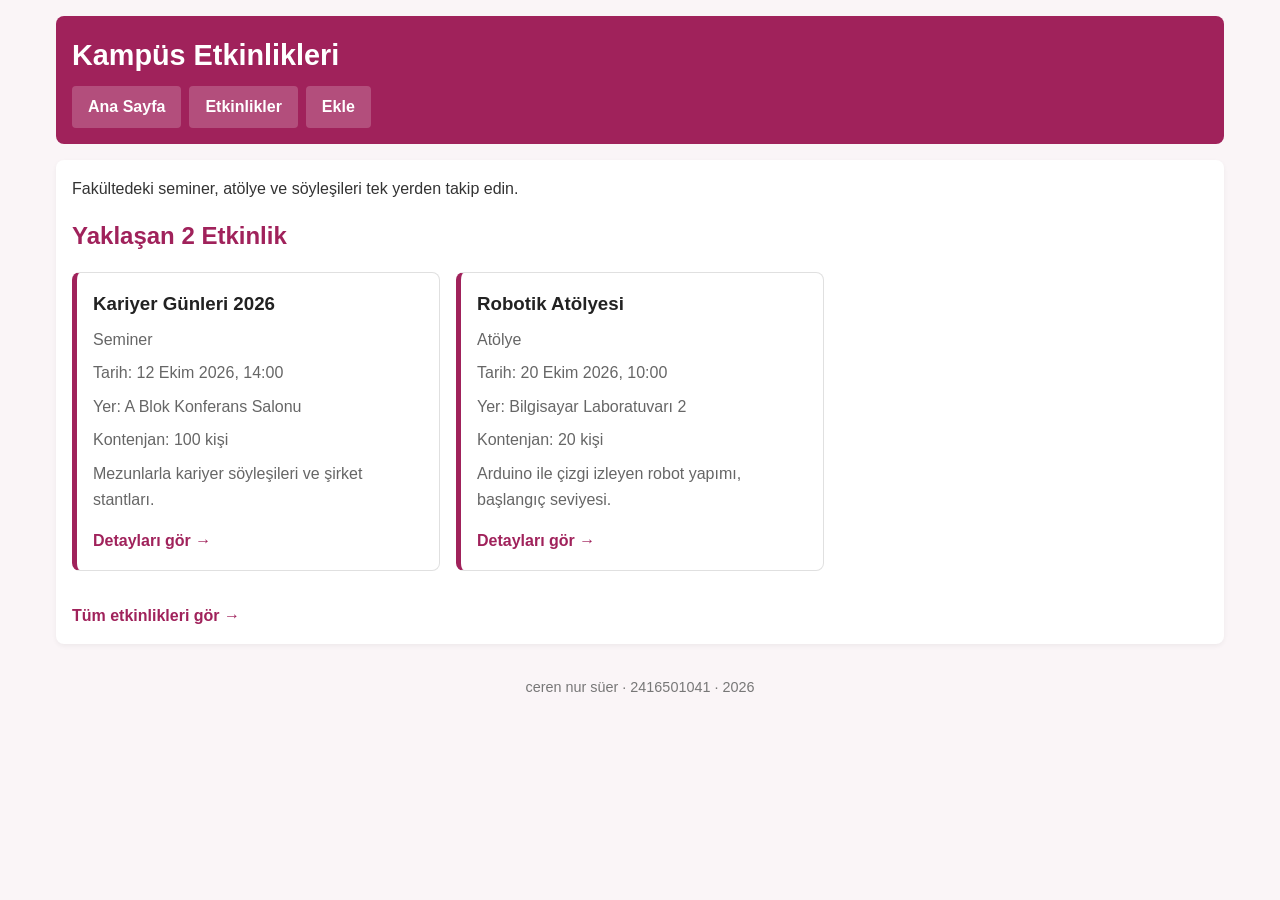
<file: index.html>
<!DOCTYPE html>
<html lang="tr">
<head>
    <meta charset="UTF-8">
    <meta name="viewport" content="width=device-width, initial-scale=1.0">
    <title>Kampüs Etkinlikleri - Ana Sayfa</title>
    <link rel="stylesheet" href="css/2416501041.css">
</head>
<body>

    <header>
        <h1>Kampüs Etkinlikleri</h1>
        <nav>
            <a href="index.html">Ana Sayfa</a>
            <a href="etkinlikler.html">Etkinlikler</a>
            <a href="etkinlik-ekle.html">Ekle</a>
        </nav>
    </header>

    <main>
        <p>Fakültedeki seminer, atölye ve söyleşileri tek yerden takip edin.</p>
        
        <h2 style="margin-top: 1rem;">Yaklaşan 2 Etkinlik</h2>
        <section id="etkinlik-listesi" class="etkinlik-grid" data-limit="2"></section>

        <p><a href="etkinlikler.html" class="btn">Tüm etkinlikleri gör →</a></p>
    </main>

    <footer>
        <p>ceren nur süer · 2416501041 · 2026</p>
    </footer>
<script type="module" src="js/event-list.js"></script>
</body>
</html>
</file>
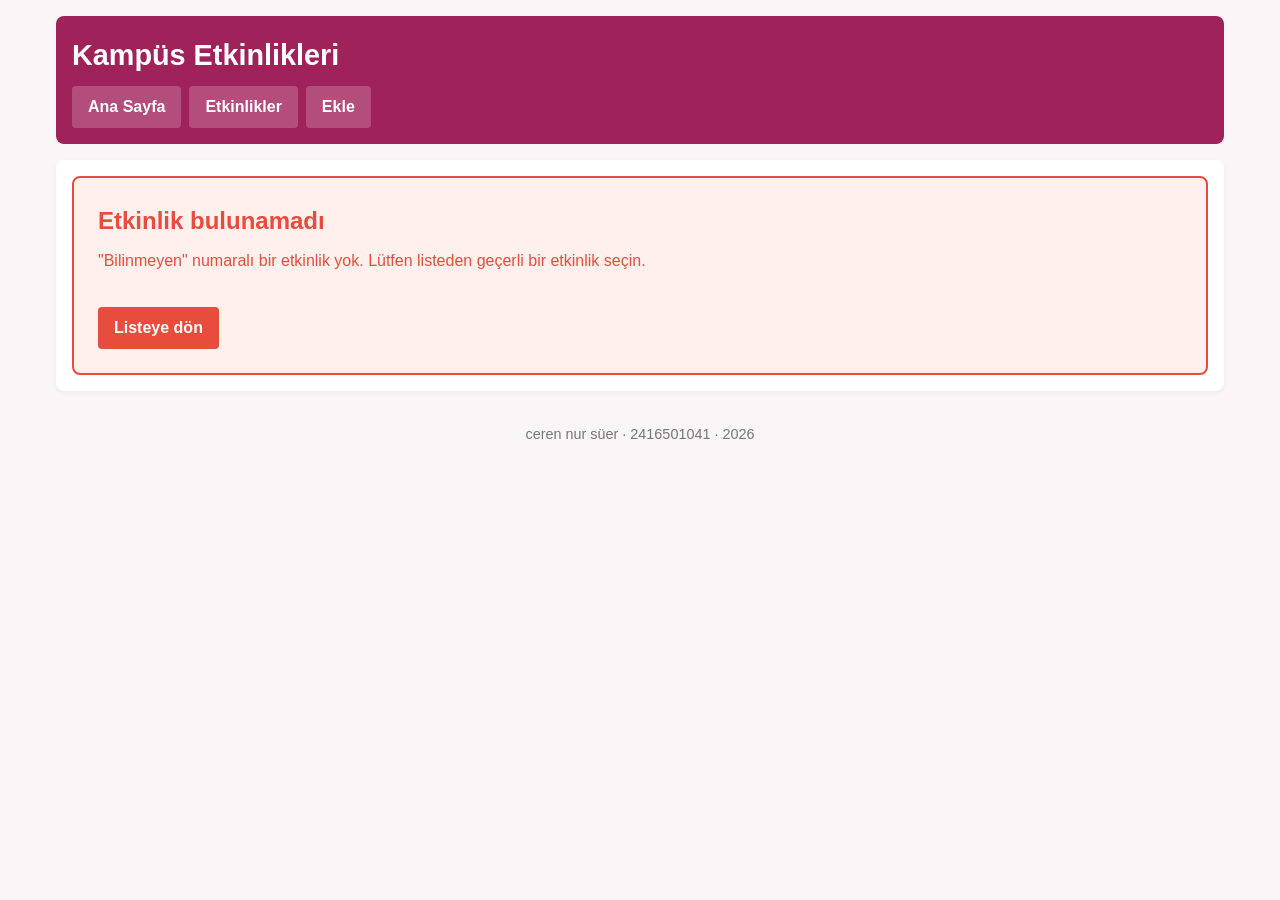
<file: etkinlik-detay.html>
<!DOCTYPE html>
<html lang="tr">
<head>
    <meta charset="UTF-8">
    <meta name="viewport" content="width=device-width, initial-scale=1.0">
    <title>Etkinlik Detayı</title>
    <link rel="stylesheet" href="css/2416501041.css">
</head>
<body>

    <header>
        <h1>Kampüs Etkinlikleri</h1>
        <nav>
            <a href="index.html">Ana Sayfa</a>
            <a href="etkinlikler.html">Etkinlikler</a>
            <a href="etkinlik-ekle.html">Ekle</a>
        </nav>
    </header>

    <main>
        <!-- İÇİ TAMAMEN BOŞALTILMIŞ, JS BURAYI DOLDURACAK -->
        <article id="detay" class="detay-container"></article>
    </main>

    <footer>
        <p>ceren nur süer · 2416501041 · 2026</p>
    </footer>

    <!-- JS BAĞLANTISI BURADA -->
    <script type="module" src="js/event-detail.js"></script>
</body>
</html>
</file>
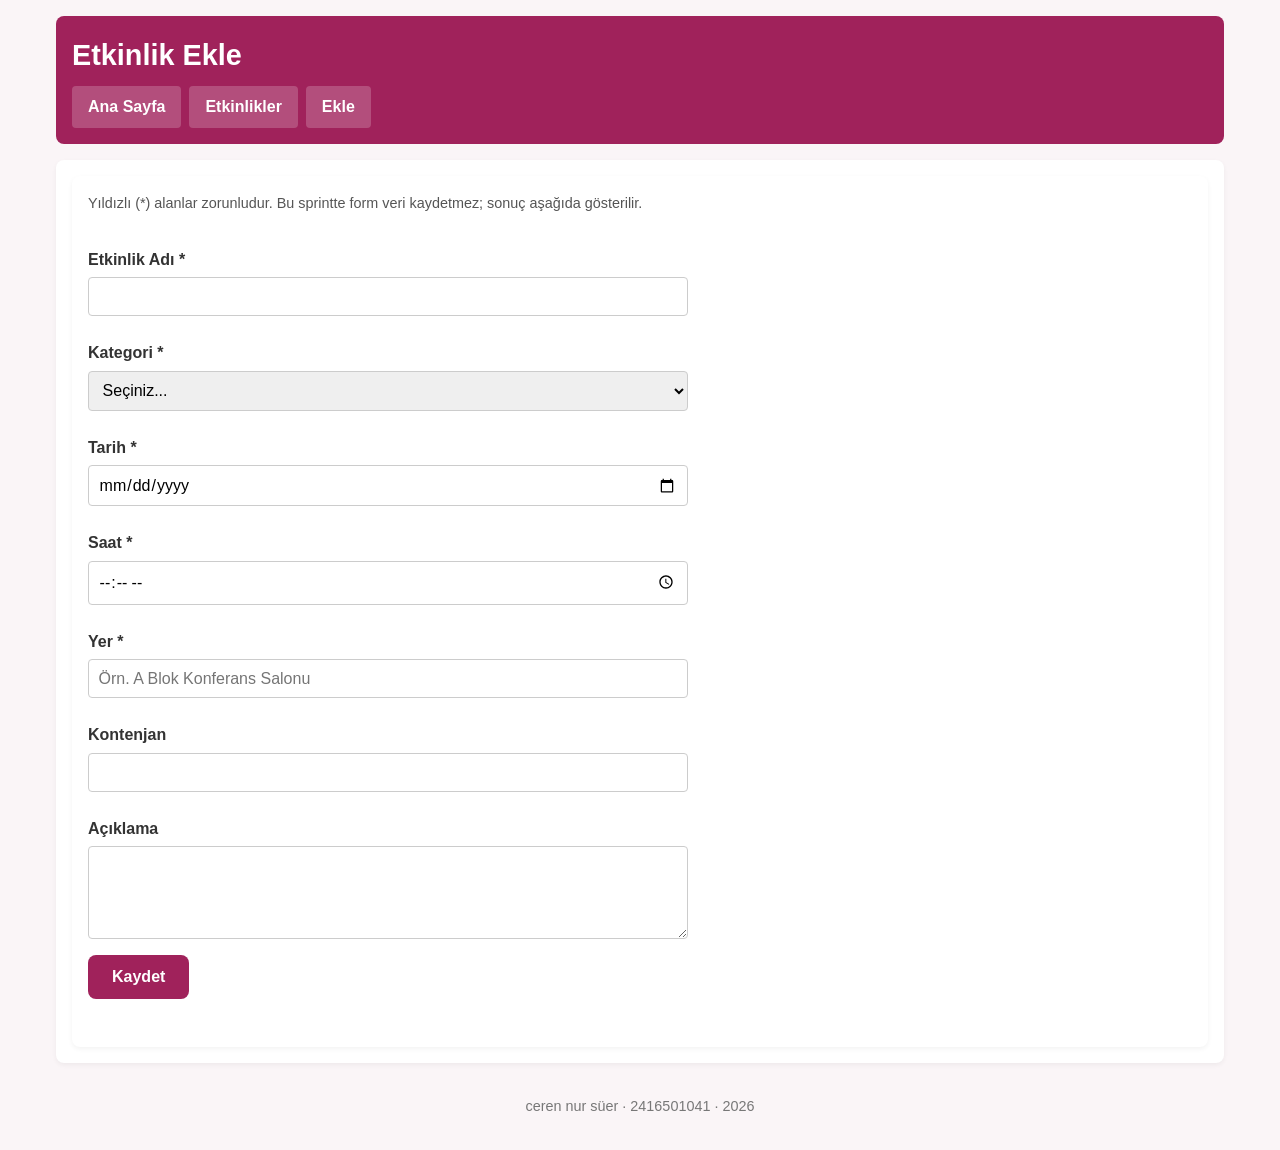
<file: etkinlik-ekle.html>
<!DOCTYPE html>
<html lang="tr">
<head>
    <meta charset="UTF-8">
    <meta name="viewport" content="width=device-width, initial-scale=1.0">
    <title>Etkinlik Ekle</title>
    <link rel="stylesheet" href="css/2416501041.css">
</head>
<body>

    <header>
        <h1>Etkinlik Ekle</h1>
        <nav>
            <a href="index.html">Ana Sayfa</a>
            <a href="etkinlikler.html">Etkinlikler</a>
            <a href="etkinlik-ekle.html">Ekle</a>
        </nav>
    </header>

    <main>
        <main>
        <form id="etkinlik-formu" novalidate>
            <p style="margin-bottom: 1rem; font-size: 0.9rem; color: #555;">Yıldızlı (*) alanlar zorunludur. Bu sprintte form veri kaydetmez; sonuç aşağıda gösterilir.</p>

            <div class="form-group">
                <label for="etkinlik-adi">Etkinlik Adı *</label>
                <input type="text" id="etkinlik-adi" name="etkinlik-adi">
                <span class="hata-metni" id="etkinlik-adi-hata"></span>
            </div>

            <div class="form-group">
                <label for="kategori">Kategori *</label>
                <!-- Veri dosyamızdaki kategorilerle (Büyük/Küçük harf dahil) birebir aynı olmalı -->
                <select id="kategori" name="kategori">
                    <option value="">Seçiniz...</option>
                    <option value="Seminer">Seminer</option>
                    <option value="Atölye">Atölye</option>
                    <option value="Söyleşi">Söyleşi</option>
                </select>
                <span class="hata-metni" id="kategori-hata"></span>
            </div>

            <div class="form-group">
                <label for="tarih">Tarih *</label>
                <input type="date" id="tarih" name="tarih">
                <span class="hata-metni" id="tarih-hata"></span>
            </div>

            <div class="form-group">
                <label for="saat">Saat *</label>
                <input type="time" id="saat" name="saat">
                <span class="hata-metni" id="saat-hata"></span>
            </div>

            <div class="form-group">
                <label for="yer">Yer *</label>
                <input type="text" id="yer" name="yer" placeholder="Örn. A Blok Konferans Salonu">
                <span class="hata-metni" id="yer-hata"></span>
            </div>

            <div class="form-group">
                <label for="kontenjan">Kontenjan</label>
                <input type="number" id="kontenjan" name="kontenjan">
                <span class="hata-metni" id="kontenjan-hata"></span>
            </div>

            <div class="form-group">
                <label for="aciklama">Açıklama</label>
                <textarea id="aciklama" name="aciklama" rows="4"></textarea>
            </div>

            <div>
                <button type="submit">Kaydet</button>
            </div>

            <!-- Başarı/Hata Mesajlarının Çıkacağı Kutu -->
            <div id="form-mesaj" style="margin-top: 1rem;"></div>
        </form>
    </main>
    </main>

    <footer>
        <p>ceren nur süer · 2416501041 · 2026</p>
    </footer>
<script type="module" src="js/event-form.js"></script>
</body>
</html>
</file>
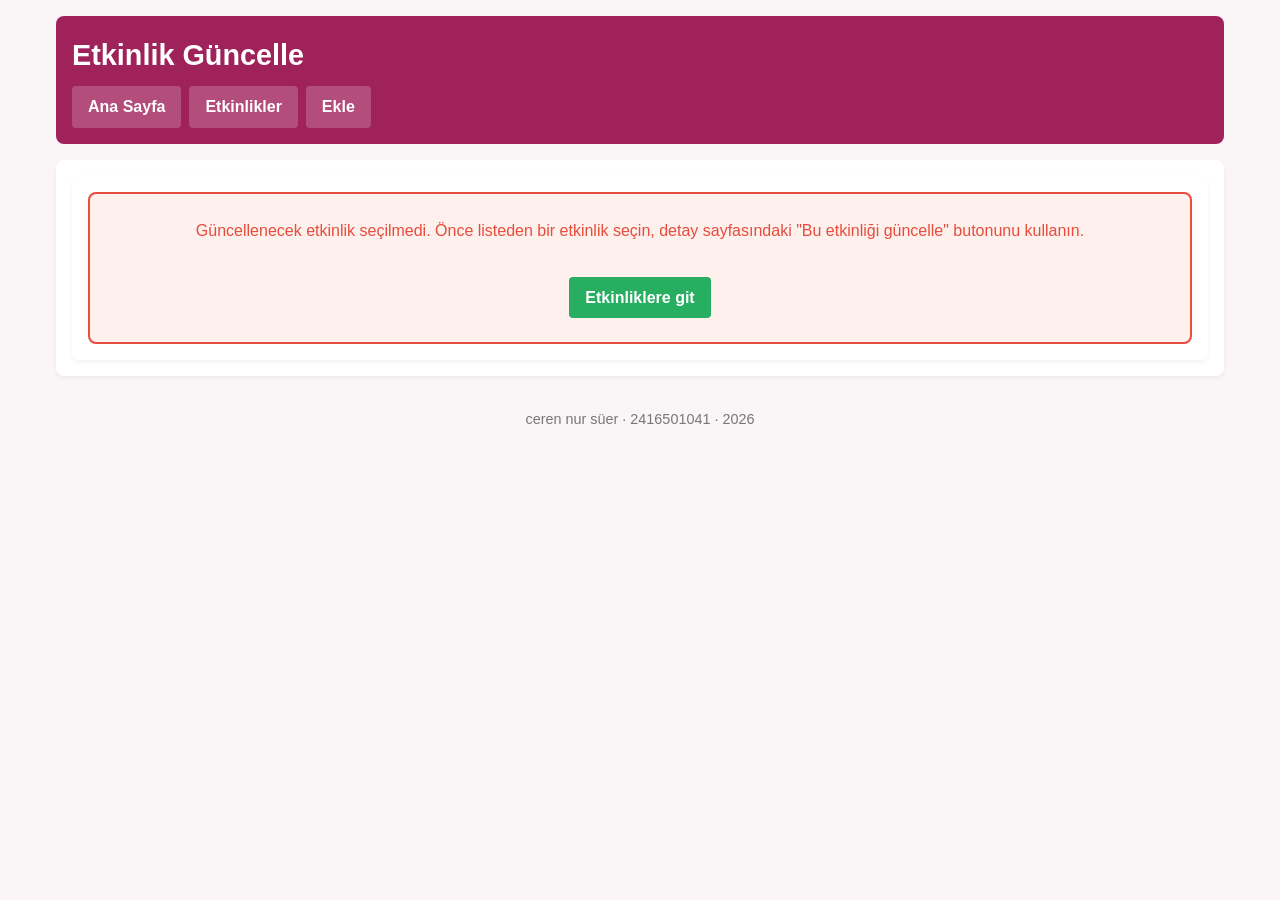
<file: etkinlik-guncelle.html>
<!DOCTYPE html>
<html lang="tr">
<head>
    <meta charset="UTF-8">
    <meta name="viewport" content="width=device-width, initial-scale=1.0">
    <title>Etkinlik Güncelle</title>
    <link rel="stylesheet" href="css/2416501041.css">

</head>
<body>

    <header>
        <h1>Etkinlik Güncelle</h1>
        <nav>
            <a href="index.html">Ana Sayfa</a>
            <a href="etkinlikler.html">Etkinlikler</a>
            <a href="etkinlik-ekle.html">Ekle</a>
        </nav>
    </header>

    <main>
        <main>
        <!-- data-mode="guncelle" sayesinde JS bu sayfanın güncelleme sayfası olduğunu anlayacak -->
        <form id="etkinlik-formu" data-mode="guncelle" novalidate>
            <p style="margin-bottom: 1rem; font-size: 0.9rem; color: #555;">Alanlar mevcut etkinliğin bilgileriyle dolu gelir. Bu sprintte form veri güncellemez.</p>

            <div class="form-group">
                <label for="etkinlik-adi">Etkinlik Adı *</label>
                <input type="text" id="etkinlik-adi" name="etkinlik-adi">
                <span class="hata-metni" id="etkinlik-adi-hata"></span>
            </div>

            <div class="form-group">
                <label for="kategori">Kategori *</label>
                <select id="kategori" name="kategori">
                    <option value="">Seçiniz...</option>
                    <option value="Seminer">Seminer</option>
                    <option value="Atölye">Atölye</option>
                    <option value="Söyleşi">Söyleşi</option>
                </select>
                <span class="hata-metni" id="kategori-hata"></span>
            </div>

            <div class="form-group">
                <label for="tarih">Tarih *</label>
                <input type="date" id="tarih" name="tarih">
                <span class="hata-metni" id="tarih-hata"></span>
            </div>

            <div class="form-group">
                <label for="saat">Saat *</label>
                <input type="time" id="saat" name="saat">
                <span class="hata-metni" id="saat-hata"></span>
            </div>

            <div class="form-group">
                <label for="yer">Yer *</label>
                <input type="text" id="yer" name="yer">
                <span class="hata-metni" id="yer-hata"></span>
            </div>

            <div class="form-group">
                <label for="kontenjan">Kontenjan</label>
                <input type="number" id="kontenjan" name="kontenjan">
                <span class="hata-metni" id="kontenjan-hata"></span>
            </div>

            <div class="form-group">
                <label for="aciklama">Açıklama</label>
                <textarea id="aciklama" name="aciklama" rows="4"></textarea>
            </div>

            <div>
                <button type="submit">Güncelle</button>
            </div>

            <div id="form-mesaj" style="margin-top: 1rem;"></div>
        </form>
    </main>
    </main>

    <footer>
        <p>ceren nur süer · 2416501041 · 2026</p>
    </footer>
<script type="module" src="js/event-form.js"></script>
</body>
</html>
</file>
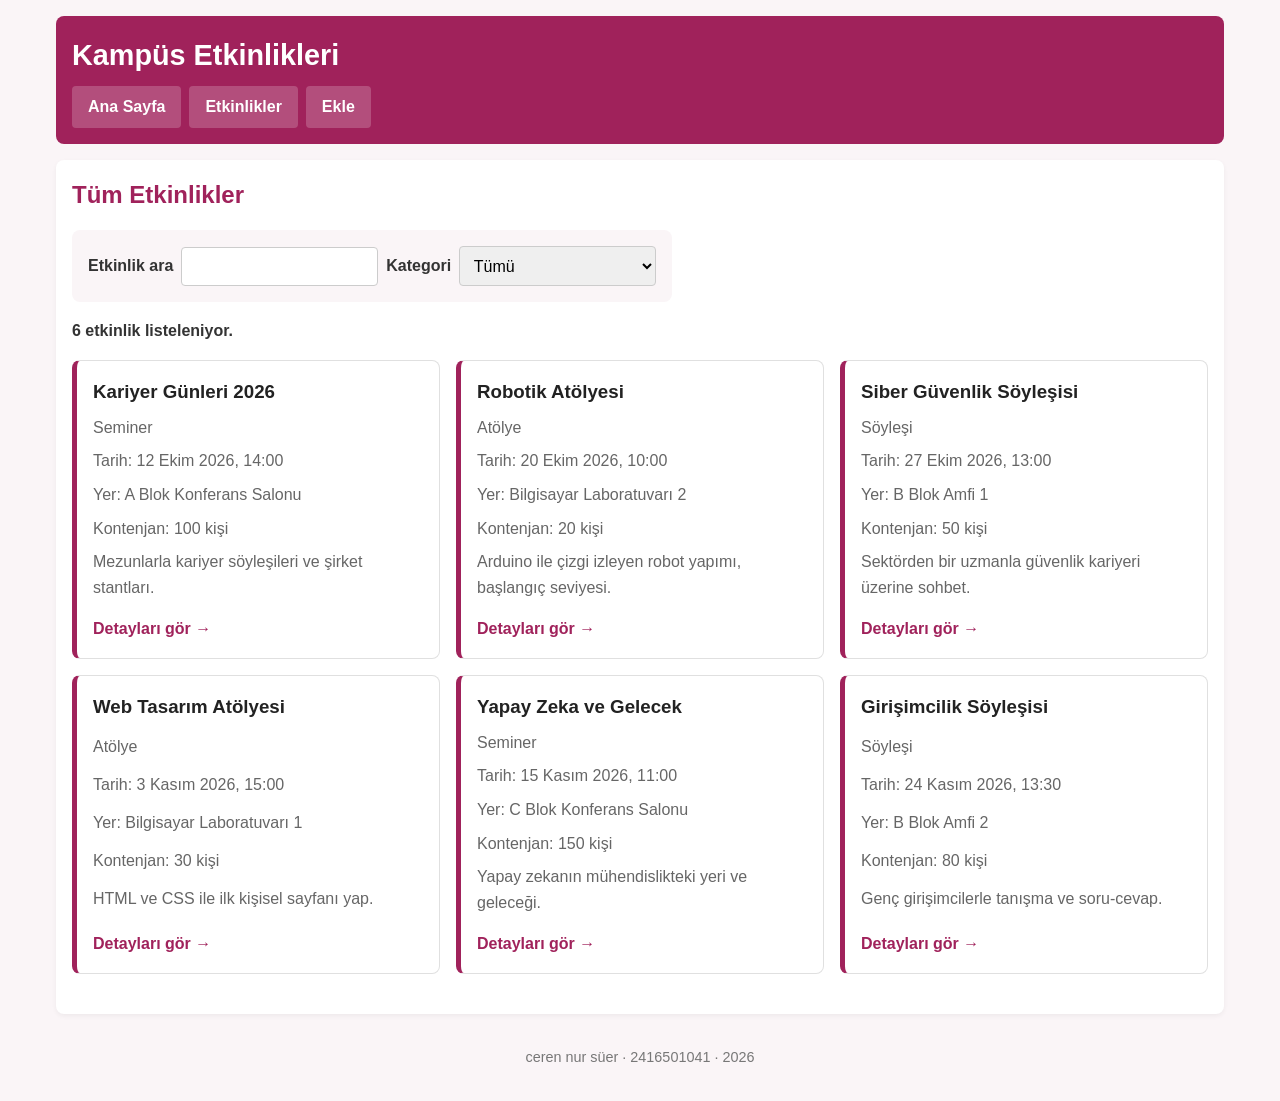
<file: etkinlikler.html>
<!DOCTYPE html>
<html lang="tr">
<head>
    <meta charset="UTF-8">
    <meta name="viewport" content="width=device-width, initial-scale=1.0">
    <title>Tüm Etkinlikler - Kampüs Etkinlikleri</title>
    <link rel="stylesheet" href="css/2416501041.css">
</head>
<body>

    <header>
        <h1>Kampüs Etkinlikleri</h1>
        <nav>
            <a href="index.html">Ana Sayfa</a>
            <a href="etkinlikler.html">Etkinlikler</a>
            <a href="etkinlik-ekle.html">Ekle</a>
        </nav>
    </header>

    <main>
        <h2>Tüm Etkinlikler</h2>

        <form id="filtre-formu" class="filtre">
            <label for="arama">Etkinlik ara</label>
            <input type="search" id="arama">
            
            <label for="kategori-filtre">Kategori</label>
            <select id="kategori-filtre">
                <option value="">Tümü</option>
            </select>
        </form>
        <p id="sonuc"></p>

        <section id="etkinlik-listesi" class="etkinlik-grid"></section>
        

        
    </main>

    <footer>
        <p>ceren nur süer · 2416501041 · 2026</p>
    </footer>
<script type="module" src="js/event-list.js"></script>
</body>
</html>
</file>
<file: css/2416501041.css>
/*ceren nur süer - 2416501041 */
:root {
    --no: 2416501041;
    --ton: 333; /* 24165010541 mod 360 = 333 */
    --renk-ana: hsl(var(--ton) 65% 38%);
    --renk-zemin: hsl(var(--ton) 30% 97%);
    --font: "Trebuchet MS", sans-serif; /* Son hane 3 */
    --bosluk-m: 1rem;
    --kose: 8px;
}

/* Genel Sıfırlama ve Temel Stiller */
* {
    box-sizing: border-box;
    margin: 0;
    padding: 0;
}

body {
    font-family: var(--font);
    background-color: var(--renk-zemin);
    color: #333333;
    line-height: 1.6;
    padding: var(--bosluk-m);
    max-width: 1200px;
    margin: 0 auto;
}

/* Header ve Navigasyon Menüsü */
header {
    background-color: var(--renk-ana);
    color: #ffffff;
    padding: var(--bosluk-m);
    border-radius: var(--kose);
    margin-bottom: var(--bosluk-m);
}

header h1 {
    font-size: 1.8rem;
    margin-bottom: 0.5rem;
}

nav {
    display: flex;
    flex-wrap: wrap;
    gap: 0.5rem;
}

nav a {
    color: #ffffff;
    text-decoration: none;
    background-color: rgba(255, 255, 255, 0.2);
    padding: 0.5rem 1rem;
    border-radius: 4px;
    font-weight: bold;
}

nav a:hover {
    background-color: rgba(255, 255, 255, 0.4);
}

/* Ana İçerik Alanı */
main {
    background: #ffffff;
    padding: var(--bosluk-m);
    border-radius: var(--kose);
    box-shadow: 0 2px 5px rgba(0, 0, 0, 0.05);
}

h2 {
    color: var(--renk-ana);
    margin-bottom: var(--bosluk-m);
}

/* Etkinlik Kartları (Mobil İlk: Tek Sütun) */
.etkinlik-grid {
    display: grid;
    grid-template-columns: 1fr;
    gap: var(--bosluk-m);
    margin-bottom: calc(var(--bosluk-m) * 1.5);
}

.card {
    border: 1px solid #e0e0e0;
    border-left: 5px solid var(--renk-ana);
    padding: var(--bosluk-m);
    border-radius: var(--kose);
    background-color: #ffffff;
    display: flex;
    flex-direction: column;
    justify-content: space-between;
}

.card h3 {
    margin-bottom: 0.5rem;
    color: #222222;
}

.card p {
    margin-bottom: 0.5rem;
    color: #666666;
}

.card a.btn, a.btn {
    display: inline-block;
    margin-top: 0.5rem;
    color: var(--renk-ana);
    font-weight: bold;
    text-decoration: none;
}

.card a.btn:hover, a.btn:hover {
    text-decoration: underline;
}

/* Etkinlik Detay Sayfası Düzeni */
.detay-container {
    display: flex;
    flex-direction: column;
    gap: var(--bosluk-m);
}

.detay-container figure img {
    max-width: 100%;
    height: auto;
    border-radius: var(--kose);
}

dl {
    display: grid;
    grid-template-columns: auto 1fr;
    gap: 0.5rem 1rem;
    margin: var(--bosluk-m) 0;
}

dt {
    font-weight: bold;
    color: var(--renk-ana);
}

/* Form Stilleri ve Doğrulama */
form {
    display: flex;
    flex-direction: column;
    gap: var(--bosluk-m);
    max-width: 600px;
}

.form-group {
    display: flex;
    flex-direction: column;
    gap: 0.3rem;
}

label {
    font-weight: bold;
}

input, select, textarea {
    padding: 0.6rem;
    border: 1px solid #cccccc;
    border-radius: 4px;
    font-family: inherit;
    font-size: 1rem;
    width: 100%;
}

input:invalid:focus, select:invalid:focus, textarea:invalid:focus {
    border-color: #e74c3c;
    outline: none;
    box-shadow: 0 0 4px rgba(231, 76, 60, 0.5);
}

button {
    background-color: var(--renk-ana);
    color: #ffffff;
    border: none;
    padding: 0.8rem 1.5rem;
    font-size: 1rem;
    border-radius: var(--kose);
    cursor: pointer;
    font-weight: bold;
}

button:hover {
    opacity: 0.9;
}

/* Tablo Stili */
table {
    width: 100%;
    border-collapse: collapse;
    margin-top: var(--bosluk-m);
}

th, td {
    padding: 0.75rem;
    text-align: left;
    border-bottom: 1px solid #dddddd;
}

th {
    background-color: var(--renk-zemin);
    color: var(--renk-ana);
}

/* Footer */
footer {
    text-align: center;
    padding: var(--bosluk-m);
    margin-top: var(--bosluk-m);
    font-size: 0.9rem;
    color: #777777;
}

/* Masaüstü ve Geniş Ekran Düzenlemeleri */
@media (min-width: 768px) {
    .etkinlik-grid {
        grid-template-columns: repeat(3, 1fr);
    }

    .detay-container {
        flex-direction: row;
        align-items: flex-start;
    }

    .detay-container figure {
        flex: 1;
    }

    .detay-container .detay-bilgi {
        flex: 2;
    }
}
/* Sprint 3: Filtre Alanı */
.filtre {
    display: grid;
    grid-template-columns: 1fr;
    gap: 0.5rem;
    margin-bottom: 1rem;
    background: var(--renk-zemin);
    padding: var(--bosluk-m);
    border-radius: var(--kose);
}
#sonuc { margin-bottom: 1rem; font-weight: bold; }

@media (min-width: 768px) {
    .filtre {
        grid-template-columns: auto 1fr auto 1fr;
        align-items: center;
    }
}
/* Form Hata Mesajları */
.hata-metni { color: #e74c3c; font-size: 0.85rem; margin-top: 0.2rem; display: block; }
</file>
